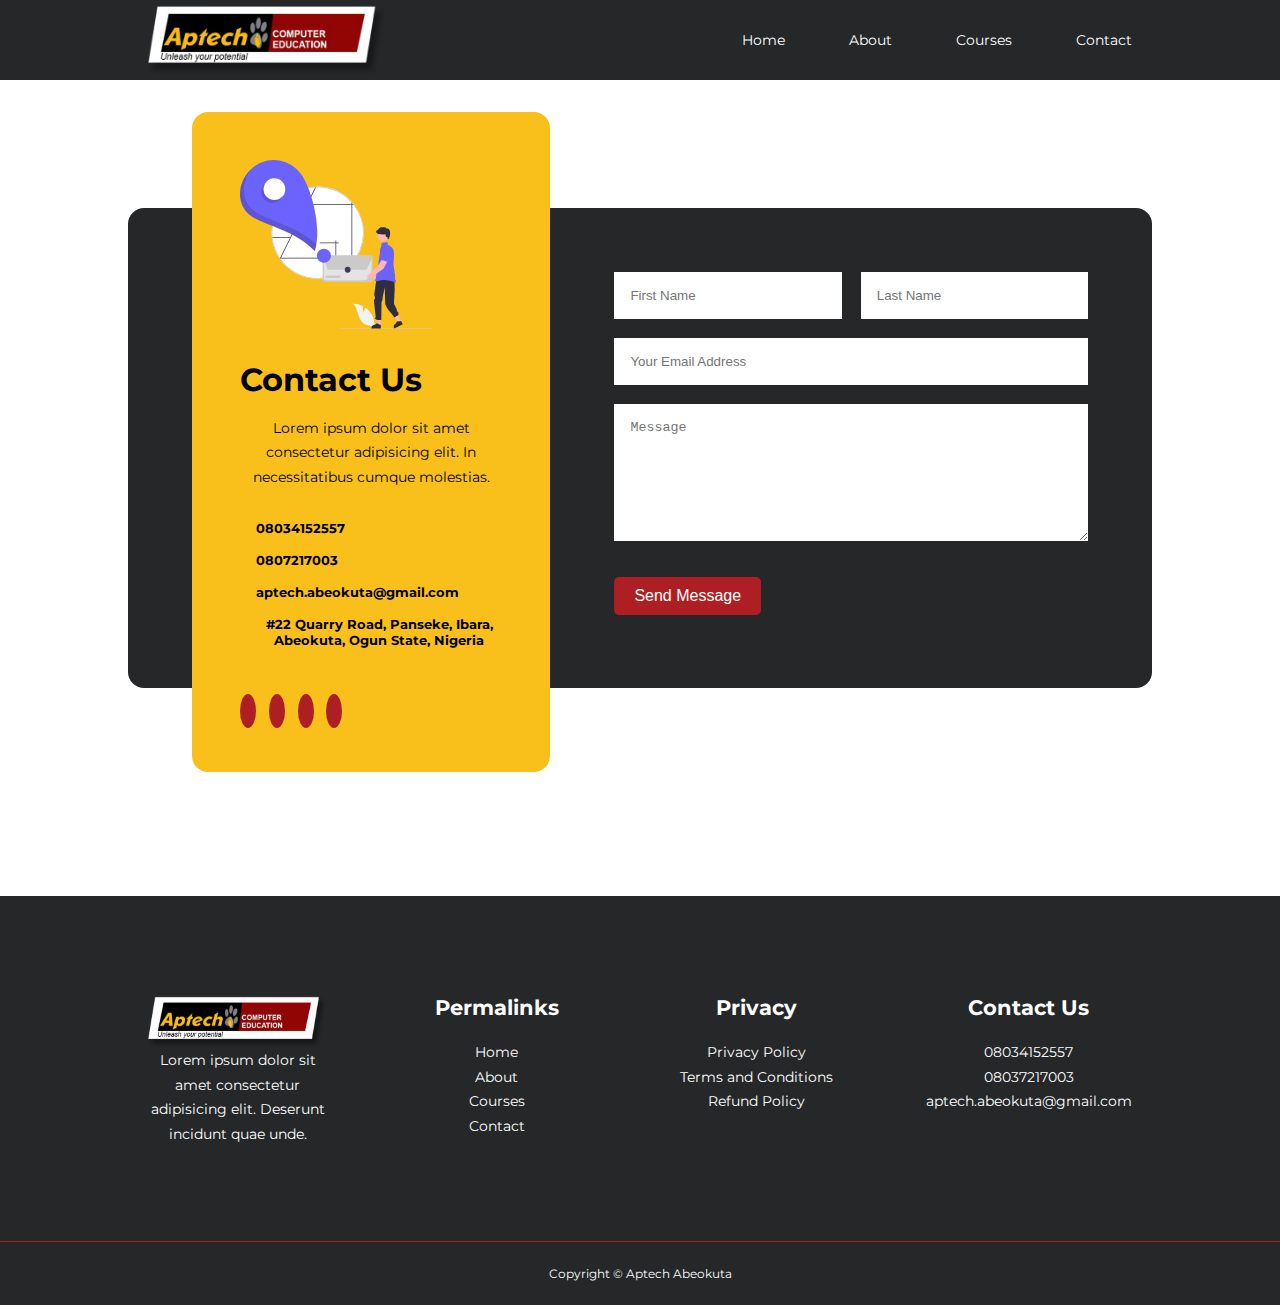
<file: contact.html>
<!DOCTYPE html>
<html lang="en">
<head>
    <meta charset="UTF-8">
    <meta http-equiv="X-UA-Compatible" content="IE=edge">
    <meta name="viewport" content="width=device-width, initial-scale=1.0">
    <title>Aptech Abeokuta</title>

    <!-- IconScout CDN -->
    <link rel="stylesheet" href="https://unicons.iconscout.com/release/v4.0.8/css/line.css">
    <link rel="icon" href="./img/aptech.png">

    <!-- Google Font Montserrat -->
    <link rel="preconnect" href="https://fonts.googleapis.com">
    <link rel="preconnect" href="https://fonts.gstatic.com" crossorigin>
    <link href="https://fonts.googleapis.com/css2?family=Montserrat:wght@300;400;500;600;700;800;900&display=swap" rel="stylesheet">

    <link rel="stylesheet" href="./css/style.css">
    <link rel="stylesheet" href="./css/contact.css">

</head>
<body>

<!-- Navbar -->
    <nav>
        <div class="container nav__container">
            <a href="index.html"><img src="./img/aptech.png" style="width: 40%;"></img></a>
            <ul class="nav__menu">
                <li><a href="index.html">Home</a></li>
                <li><a href="about.html">About</a></li>
                <li><a href="courses.html">Courses</a></li>
                <li><a href="contact.html">Contact</a></li>
            </ul>
            <button id="open-menu-btn"><i class="uil uil-bars"></i></button>  
            <button id="close-menu-btn"><i class="uil uil-multiply"></i></button> 
        </div>
    </nav>

    <section class="contact">
        <div class="container contact__container">
            <aside class="contact__aside">
                <div class="aside__image">
                    <img src="./img/contact.svg">
                </div>
                <h2>Contact Us</h2>
                <p>
                    Lorem ipsum dolor sit amet consectetur adipisicing elit. In necessitatibus cumque molestias.
                </p>
                <ul class="contact__details">
                    <li>
                        <i class="uil uil-phone-times"></i>
                        <h5>08034152557</h5>
                    </li>
                    <li>
                        <i class="uil uil-phone-times"></i>
                        <h5>0807217003</h5>
                    </li>
                    <li>
                        <i class="uil uil-envelope"></i>
                        <h5>aptech.abeokuta@gmail.com</h5>
                    </li>
                    <li>
                        <i class="uil uil-location-point"></i>
                        <h5>#22 Quarry Road, Panseke, Ibara, Abeokuta, Ogun State, Nigeria</h5>
                    </li>
                </ul>
                <ul class="contact__socials">
                    <li>
                        <a href="https://facebook.com">
                            <i class="uil uil-facebook-f"></i>
                        </a>
                    </li>
                    <li>
                        <a href="https://instagram.com">
                            <i class="uil uil-instagram"></i>
                        </a>
                    </li>
                    <li>
                        <a href="https://twitter.com">
                            <i class="uil uil-twitter"></i>
                        </a>
                    </li>
                    <li>
                        <a href="https://linkedin.com">
                            <i class="uil uil-linkedin-alt"></i>
                        </a>
                    </li>
                </ul>
            </aside>

            <form action="https://formspree.io/f/mrgvrlvw" method="post" class="contact__form">
                <div class="form__name">
                    <input type="text" name="First Name" placeholder="First Name" required>
                    <input type="text" name="Last Name" placeholder="Last Name" required>
                </div>
                <input type="email" name="Email Address" placeholder="Your Email Address" required>
                <textarea name="Message" rows="7" placeholder="Message" required></textarea>
                <button type="submit" class="btn btn-primary">Send Message</button>
            </form>
        </div>
    </section>

<!-- Footer -->

    <footer class="footer">
        <div class="container footer__container">
            <div class="footer__1">
                <a href="index.html" class="footer__logo">
                    <img src="./img/aptech.png" style="width: 100%;"></img>
                </a>
                <p>
                    Lorem ipsum dolor sit amet consectetur adipisicing elit. Deserunt incidunt quae unde.
                </p>
            </div>

            <div class="footer__2">
                <h4>Permalinks</h4>
                <ul class="permalinks">
                    <li><a href="index.html">Home</a></li>
                    <li><a href="about.html">About</a></li>
                    <li><a href="courses.html">Courses</a></li>
                    <li><a href="contact.html">Contact</a></li>
                </ul>
            </div>

            <div class="footer__3">
                <h4>Privacy</h4>
                <ul class="privacy">
                    <li><a href="#">Privacy Policy</a></li>
                    <li><a href="#">Terms and Conditions</a></li>
                    <li><a href="#">Refund Policy</a></li>
                </ul>
            </div>

            <div class="footer__4">
                <h4>Contact Us</h4>
                <div>
                    <p>08034152557</p>
                    <p>08037217003</p>
                    <p>aptech.abeokuta@gmail.com</p>
                </div>

                <ul class="footer__socials">
                    <li><a href="#"><i class="uil uil-facebook-f"></i></a></li>
                    <li><a href="#"><i class="uil uil-instagram-alt"></i></a></li>
                    <li><a href="#"><i class="uil uil-twitter"></i></a></li>
                    <li><a href="#"><i class="uil uil-linkedin-alt"></i></a></li>
                </ul>
            </div>

        </div>
        <div class="footer__copyright">
            <small>Copyright &copy; Aptech Abeokuta</small>
        </div>
    </footer>





    
    
    <script src="./main.js"></script>
</body>
</html>
</file>
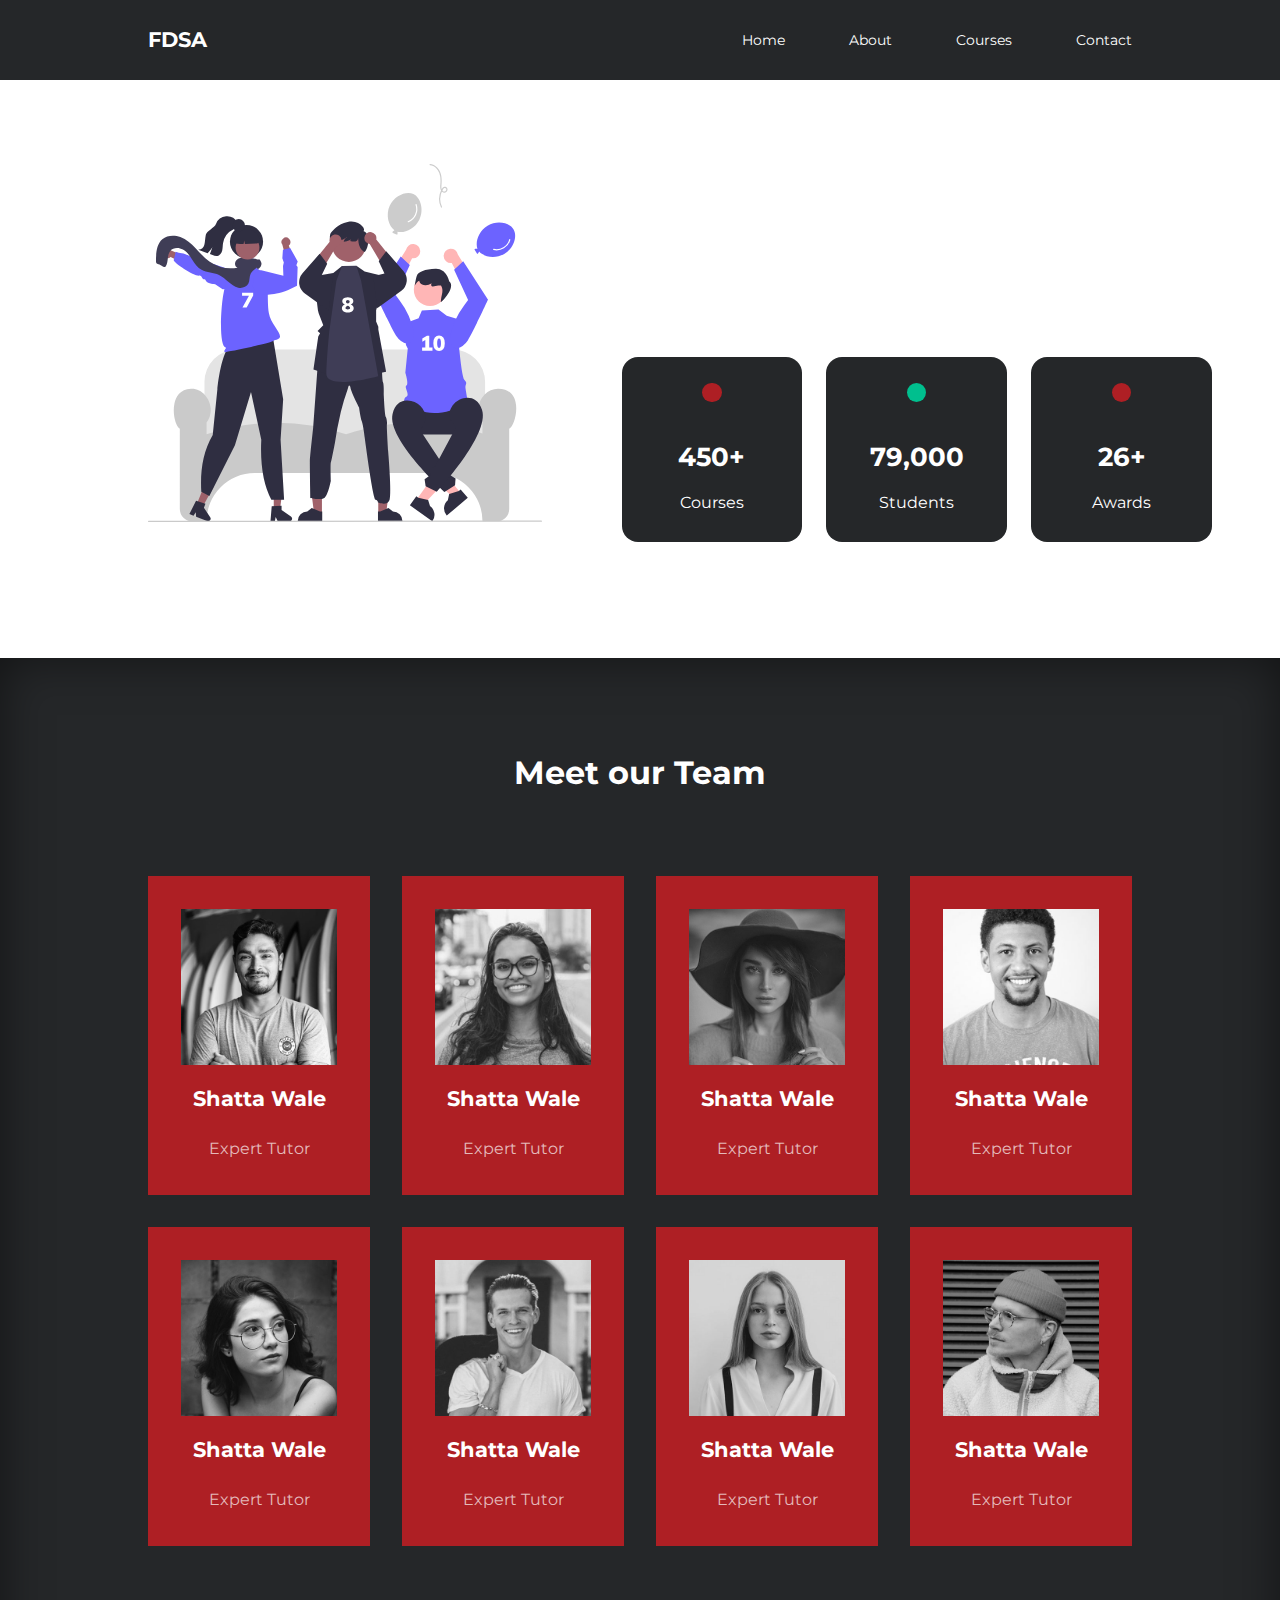
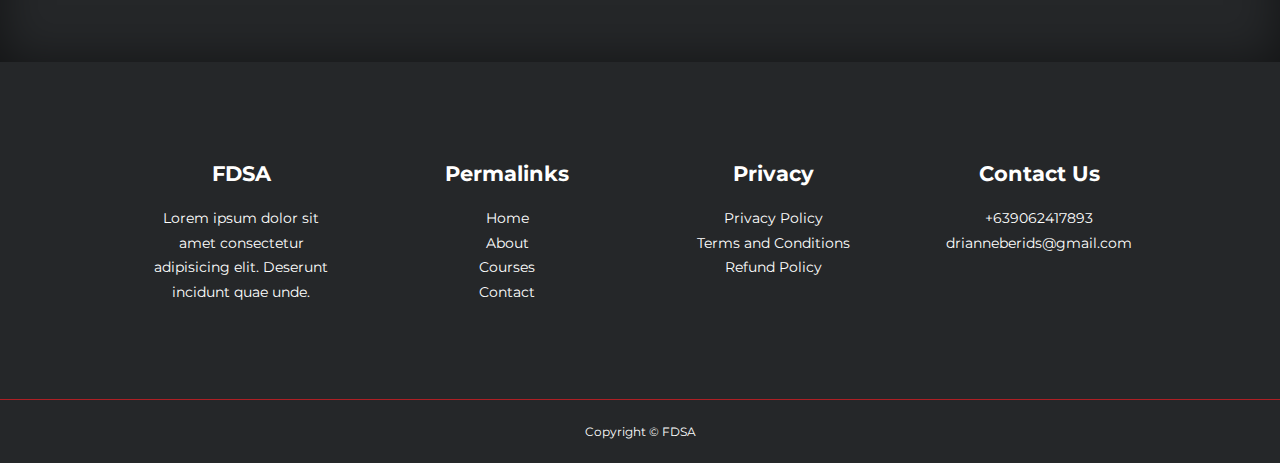
<file: Aptechabeokuta/about.html>
<!DOCTYPE html>
<html lang="en">
<head>
    <meta charset="UTF-8">
    <meta http-equiv="X-UA-Compatible" content="IE=edge">
    <meta name="viewport" content="width=device-width, initial-scale=1.0">
    <title>Flight Dynamics School of Aeronautics</title>

    <!-- IconScout CDN -->
    <link rel="stylesheet" href="https://unicons.iconscout.com/release/v4.0.8/css/line.css">

    <!-- Google Font Montserrat -->
    <link rel="preconnect" href="https://fonts.googleapis.com">
    <link rel="preconnect" href="https://fonts.gstatic.com" crossorigin>
    <link href="https://fonts.googleapis.com/css2?family=Montserrat:wght@300;400;500;600;700;800;900&display=swap" rel="stylesheet">

    <link rel="stylesheet" href="./css/style.css">
    <link rel="stylesheet" href="./css/about.css">
</head>
<body>

<!-- Navbar -->
    <nav>
        <div class="container nav__container">
            <a href="index.html"><h4>FDSA</h4></a>
            <ul class="nav__menu">
                <li><a href="index.html">Home</a></li>
                <li><a href="about.html">About</a></li>
                <li><a href="courses.html">Courses</a></li>
                <li><a href="contact.html">Contact</a></li>
            </ul>
            <button id="open-menu-btn"><i class="uil uil-bars"></i></button>  
            <button id="close-menu-btn"><i class="uil uil-multiply"></i></button> 
        </div>
    </nav>

<!-- About -->

    <section class="about__achievements">
        <div class="container about__achievements-container">
            <div class="about__achievements-left">
                <img src="./img/about achievements.svg">
            </div>
            <div class="about__achievements-right">
                <h1>Achievements</h1>
                <p>
                    Lorem ipsum dolor sit amet consectetur adipisicing elit. Odio voluptates vero impedit dolores fuga, ex, quas aut quod quasi, perspiciatis cumque? Corporis excepturi quas totam unde officia aut et eligendi?
                </p>
                <div class="achievements__cards">
                   <article class="achievement__card">
                        <span class="achievement__icon">
                            <i class="uil uil-video"></i>
                        </span>
                        <h3>450+</h3>
                        <p>Courses</p>
                   </article> 

                   <article class="achievement__card">
                    <span class="achievement__icon">
                        <i class="uil uil-users-alt"></i>
                    </span>
                    <h3>79,000</h3>
                    <p>Students</p>
               </article> 

               <article class="achievement__card">
                <span class="achievement__icon">
                    <i class="uil uil-award"></i>
                </span>
                <h3>26+</h3>
                <p>Awards</p>
           </article> 
                </div>
            </div>
        </div>
    </section>

<!-- Meet our Team -->

    <section class="team">
        <h2>Meet our Team</h2>
        <div class="container team__container">
            <article class="team__member">
                <div class="team__member-image">
                    <img src="./img/tm1.jpg">
                </div>
                <div class="team__member-info">
                    <h4>Shatta Wale</h4>
                    <p>Expert Tutor</p>
                </div>
                <div class="team__member-socials">
                    <a href="https://instagram.com" target="blank">
                        <i class="uil uil-instagram"></i>
                    </a>
                    <a href="https://twitter.com" target="blank">
                        <i class="uil uil-twitter-alt"></i>
                    </a>
                    <a href="https://linkedin.com" target="blank">
                        <i class="uil uil-linkedin-alt"></i>
                    </a>
                </div>
            </article>

            <article class="team__member">
                <div class="team__member-image">
                    <img src="./img/tm2.jpg">
                </div>
                <div class="team__member-info">
                    <h4>Shatta Wale</h4>
                    <p>Expert Tutor</p>
                </div>
                <div class="team__member-socials">
                    <a href="https://instagram.com" target="blank">
                        <i class="uil uil-instagram"></i>
                    </a>
                    <a href="https://twitter.com" target="blank">
                        <i class="uil uil-twitter-alt"></i>
                    </a>
                    <a href="https://linkedin.com" target="blank">
                        <i class="uil uil-linkedin-alt"></i>
                    </a>
                </div>
            </article>

            <article class="team__member">
                <div class="team__member-image">
                    <img src="./img/tm3.jpg">
                </div>
                <div class="team__member-info">
                    <h4>Shatta Wale</h4>
                    <p>Expert Tutor</p>
                </div>
                <div class="team__member-socials">
                    <a href="https://instagram.com" target="blank">
                        <i class="uil uil-instagram"></i>
                    </a>
                    <a href="https://twitter.com" target="blank">
                        <i class="uil uil-twitter-alt"></i>
                    </a>
                    <a href="https://linkedin.com" target="blank">
                        <i class="uil uil-linkedin-alt"></i>
                    </a>
                </div>
            </article>
            
            <article class="team__member">
                <div class="team__member-image">
                    <img src="./img/tm4.jpg">
                </div>
                <div class="team__member-info">
                    <h4>Shatta Wale</h4>
                    <p>Expert Tutor</p>
                </div>
                <div class="team__member-socials">
                    <a href="https://instagram.com" target="blank">
                        <i class="uil uil-instagram"></i>
                    </a>
                    <a href="https://twitter.com" target="blank">
                        <i class="uil uil-twitter-alt"></i>
                    </a>
                    <a href="https://linkedin.com" target="blank">
                        <i class="uil uil-linkedin-alt"></i>
                    </a>
                </div>
            </article>

            <article class="team__member">
                <div class="team__member-image">
                    <img src="./img/tm5.jpg">
                </div>
                <div class="team__member-info">
                    <h4>Shatta Wale</h4>
                    <p>Expert Tutor</p>
                </div>
                <div class="team__member-socials">
                    <a href="https://instagram.com" target="blank">
                        <i class="uil uil-instagram"></i>
                    </a>
                    <a href="https://twitter.com" target="blank">
                        <i class="uil uil-twitter-alt"></i>
                    </a>
                    <a href="https://linkedin.com" target="blank">
                        <i class="uil uil-linkedin-alt"></i>
                    </a>
                </div>
            </article>

            <article class="team__member">
                <div class="team__member-image">
                    <img src="./img/tm6.jpg">
                </div>
                <div class="team__member-info">
                    <h4>Shatta Wale</h4>
                    <p>Expert Tutor</p>
                </div>
                <div class="team__member-socials">
                    <a href="https://instagram.com" target="blank">
                        <i class="uil uil-instagram"></i>
                    </a>
                    <a href="https://twitter.com" target="blank">
                        <i class="uil uil-twitter-alt"></i>
                    </a>
                    <a href="https://linkedin.com" target="blank">
                        <i class="uil uil-linkedin-alt"></i>
                    </a>
                </div>
            </article>

            <article class="team__member">
                <div class="team__member-image">
                    <img src="./img/tm7.jpg">
                </div>
                <div class="team__member-info">
                    <h4>Shatta Wale</h4>
                    <p>Expert Tutor</p>
                </div>
                <div class="team__member-socials">
                    <a href="https://instagram.com" target="blank">
                        <i class="uil uil-instagram"></i>
                    </a>
                    <a href="https://twitter.com" target="blank">
                        <i class="uil uil-twitter-alt"></i>
                    </a>
                    <a href="https://linkedin.com" target="blank">
                        <i class="uil uil-linkedin-alt"></i>
                    </a>
                </div>
            </article>

            <article class="team__member">
                <div class="team__member-image">
                    <img src="./img/tm8.jpg">
                </div>
                <div class="team__member-info">
                    <h4>Shatta Wale</h4>
                    <p>Expert Tutor</p>
                </div>
                <div class="team__member-socials">
                    <a href="https://instagram.com" target="blank">
                        <i class="uil uil-instagram"></i>
                    </a>
                    <a href="https://twitter.com" target="blank">
                        <i class="uil uil-twitter-alt"></i>
                    </a>
                    <a href="https://linkedin.com" target="blank">
                        <i class="uil uil-linkedin-alt"></i>
                    </a>
                </div>
            </article>
        </div>
    </section>
    



<!-- Footer -->

    <footer class="footer">
        <div class="container footer__container">
            <div class="footer__1">
                <a href="index.html" class="footer__logo">
                    <h4>FDSA</h4>
                </a>
                <p>
                    Lorem ipsum dolor sit amet consectetur adipisicing elit. Deserunt incidunt quae unde.
                </p>
            </div>

            <div class="footer__2">
                <h4>Permalinks</h4>
                <ul class="permalinks">
                    <li><a href="index.html">Home</a></li>
                    <li><a href="about.html">About</a></li>
                    <li><a href="courses.html">Courses</a></li>
                    <li><a href="contact.html">Contact</a></li>
                </ul>
            </div>

            <div class="footer__3">
                <h4>Privacy</h4>
                <ul class="privacy">
                    <li><a href="#">Privacy Policy</a></li>
                    <li><a href="#">Terms and Conditions</a></li>
                    <li><a href="#">Refund Policy</a></li>
                </ul>
            </div>

            <div class="footer__4">
                <h4>Contact Us</h4>
                <div>
                    <p>+639062417893</p>
                    <p>drianneberids@gmail.com</p>
                </div>

                <ul class="footer__socials">
                    <li><a href="#"><i class="uil uil-facebook-f"></i></a></li>
                    <li><a href="#"><i class="uil uil-instagram-alt"></i></a></li>
                    <li><a href="#"><i class="uil uil-twitter"></i></a></li>
                    <li><a href="#"><i class="uil uil-linkedin-alt"></i></a></li>
                </ul>
            </div>

        </div>
        <div class="footer__copyright">
            <small>Copyright &copy; FDSA</small>
        </div>
    </footer>





    
    
    <script src="./main.js"></script>
</body>
</html>
</file>
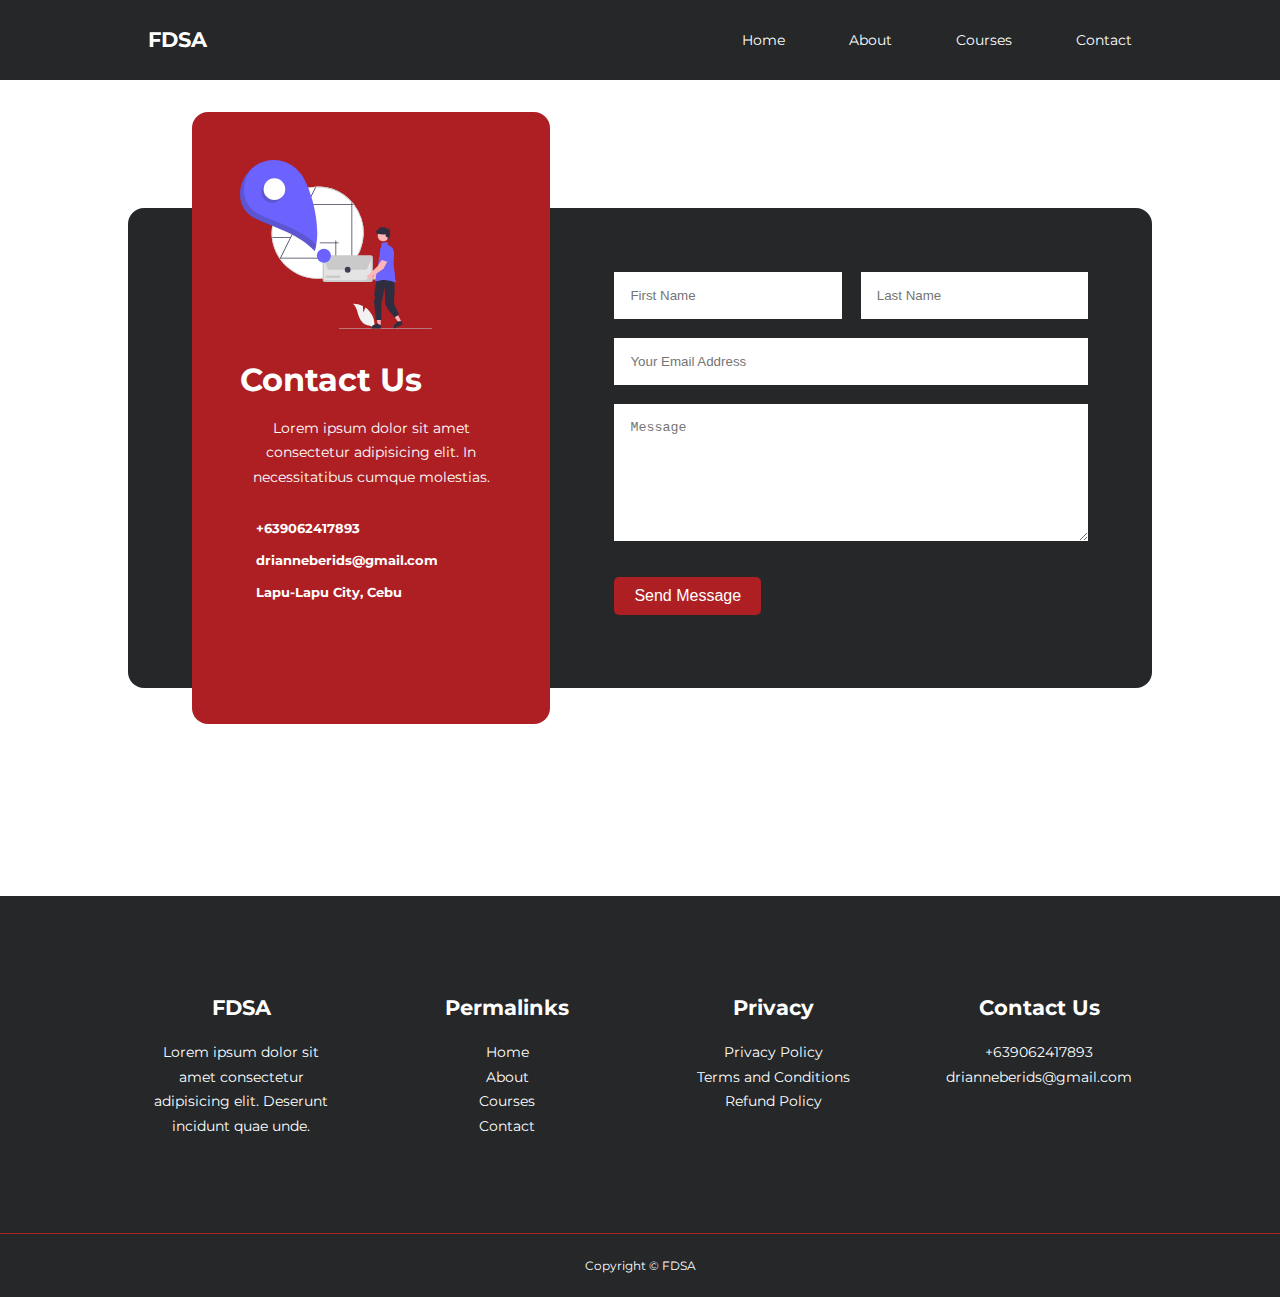
<file: Aptechabeokuta/contact.html>
<!DOCTYPE html>
<html lang="en">
<head>
    <meta charset="UTF-8">
    <meta http-equiv="X-UA-Compatible" content="IE=edge">
    <meta name="viewport" content="width=device-width, initial-scale=1.0">
    <title>Flight Dynamics School of Aeronautics</title>

    <!-- IconScout CDN -->
    <link rel="stylesheet" href="https://unicons.iconscout.com/release/v4.0.8/css/line.css">

    <!-- Google Font Montserrat -->
    <link rel="preconnect" href="https://fonts.googleapis.com">
    <link rel="preconnect" href="https://fonts.gstatic.com" crossorigin>
    <link href="https://fonts.googleapis.com/css2?family=Montserrat:wght@300;400;500;600;700;800;900&display=swap" rel="stylesheet">

    <link rel="stylesheet" href="./css/style.css">
    <link rel="stylesheet" href="./css/contact.css">

</head>
<body>

<!-- Navbar -->
    <nav>
        <div class="container nav__container">
            <a href="index.html"><h4>FDSA</h4></a>
            <ul class="nav__menu">
                <li><a href="index.html">Home</a></li>
                <li><a href="about.html">About</a></li>
                <li><a href="courses.html">Courses</a></li>
                <li><a href="contact.html">Contact</a></li>
            </ul>
            <button id="open-menu-btn"><i class="uil uil-bars"></i></button>  
            <button id="close-menu-btn"><i class="uil uil-multiply"></i></button> 
        </div>
    </nav>

    <section class="contact">
        <div class="container contact__container">
            <aside class="contact__aside">
                <div class="aside__image">
                    <img src="./img/contact.svg">
                </div>
                <h2>Contact Us</h2>
                <p>
                    Lorem ipsum dolor sit amet consectetur adipisicing elit. In necessitatibus cumque molestias.
                </p>
                <ul class="contact__details">
                    <li>
                        <i class="uil uil-phone-times"></i>
                        <h5>+639062417893</h5>
                    </li>
                    <li>
                        <i class="uil uil-envelope"></i>
                        <h5>drianneberids@gmail.com</h5>
                    </li>
                    <li>
                        <i class="uil uil-location-point"></i>
                        <h5>Lapu-Lapu City, Cebu</h5>
                    </li>
                </ul>
                <ul class="contact__socials">
                    <li>
                        <a href="https://facebook.com">
                            <i class="uil uil-facebook-f"></i>
                        </a>
                    </li>
                    <li>
                        <a href="https://instagram.com">
                            <i class="uil uil-instagram"></i>
                        </a>
                    </li>
                    <li>
                        <a href="https://twitter.com">
                            <i class="uil uil-twitter"></i>
                        </a>
                    </li>
                    <li>
                        <a href="https://linkedin.com">
                            <i class="uil uil-linkedin-alt"></i>
                        </a>
                    </li>
                </ul>
            </aside>

            <form action="https://formspree.io/f/mrgvrlvw" method="post" class="contact__form">
                <div class="form__name">
                    <input type="text" name="First Name" placeholder="First Name" required>
                    <input type="text" name="Last Name" placeholder="Last Name" required>
                </div>
                <input type="email" name="Email Address" placeholder="Your Email Address" required>
                <textarea name="Message" rows="7" placeholder="Message" required></textarea>
                <button type="submit" class="btn btn-primary">Send Message</button>
            </form>
        </div>
    </section>

<!-- Footer -->

    <footer class="footer">
        <div class="container footer__container">
            <div class="footer__1">
                <a href="index.html" class="footer__logo">
                    <h4>FDSA</h4>
                </a>
                <p>
                    Lorem ipsum dolor sit amet consectetur adipisicing elit. Deserunt incidunt quae unde.
                </p>
            </div>

            <div class="footer__2">
                <h4>Permalinks</h4>
                <ul class="permalinks">
                    <li><a href="index.html">Home</a></li>
                    <li><a href="about.html">About</a></li>
                    <li><a href="courses.html">Courses</a></li>
                    <li><a href="contact.html">Contact</a></li>
                </ul>
            </div>

            <div class="footer__3">
                <h4>Privacy</h4>
                <ul class="privacy">
                    <li><a href="#">Privacy Policy</a></li>
                    <li><a href="#">Terms and Conditions</a></li>
                    <li><a href="#">Refund Policy</a></li>
                </ul>
            </div>

            <div class="footer__4">
                <h4>Contact Us</h4>
                <div>
                    <p>+639062417893</p>
                    <p>drianneberids@gmail.com</p>
                </div>

                <ul class="footer__socials">
                    <li><a href="#"><i class="uil uil-facebook-f"></i></a></li>
                    <li><a href="#"><i class="uil uil-instagram-alt"></i></a></li>
                    <li><a href="#"><i class="uil uil-twitter"></i></a></li>
                    <li><a href="#"><i class="uil uil-linkedin-alt"></i></a></li>
                </ul>
            </div>

        </div>
        <div class="footer__copyright">
            <small>Copyright &copy; FDSA</small>
        </div>
    </footer>





    
    
    <script src="./main.js"></script>
</body>
</html>
</file>
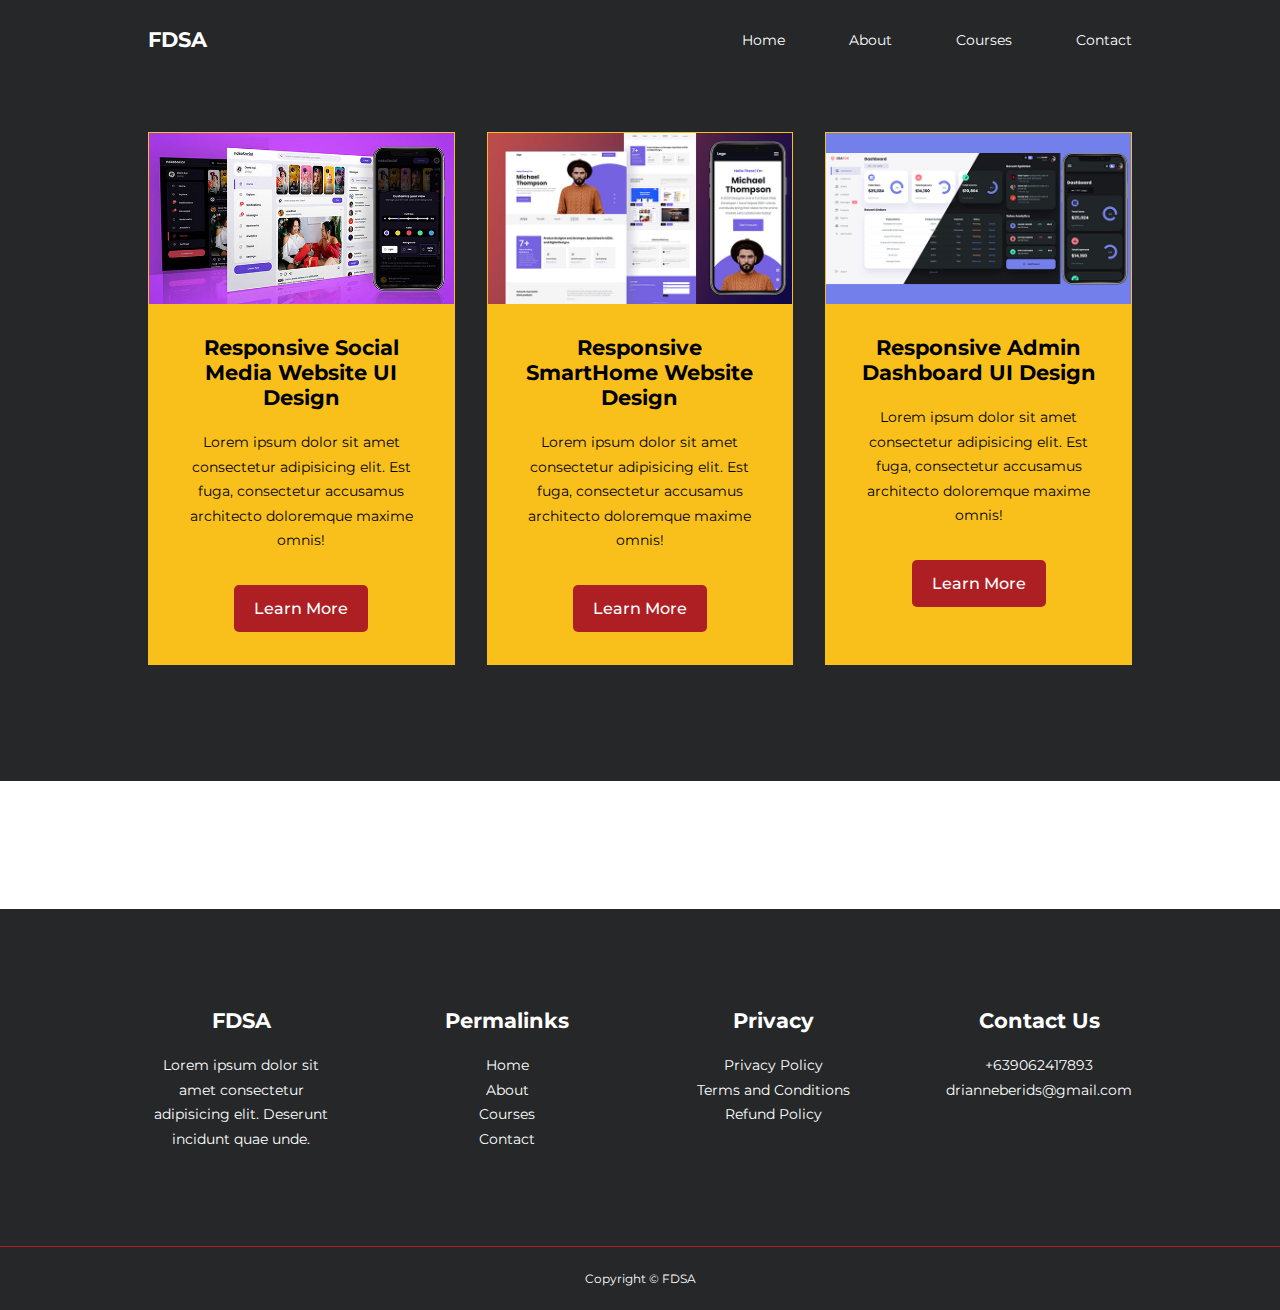
<file: Aptechabeokuta/courses.html>
<!DOCTYPE html>
<html lang="en">
<head>
    <meta charset="UTF-8">
    <meta http-equiv="X-UA-Compatible" content="IE=edge">
    <meta name="viewport" content="width=device-width, initial-scale=1.0">
    <title>Flight Dynamics School of Aeronautics</title>

    <!-- IconScout CDN -->
    <link rel="stylesheet" href="https://unicons.iconscout.com/release/v4.0.8/css/line.css">

    <!-- Google Font Montserrat -->
    <link rel="preconnect" href="https://fonts.googleapis.com">
    <link rel="preconnect" href="https://fonts.gstatic.com" crossorigin>
    <link href="https://fonts.googleapis.com/css2?family=Montserrat:wght@300;400;500;600;700;800;900&display=swap" rel="stylesheet">

    <link rel="stylesheet" href="./css/style.css">
    <style>
        .courses {
            margin-top: 1rem;
        }
    </style>
</head>
<body>

<!-- Navbar -->
    <nav>
        <div class="container nav__container">
            <a href="index.html"><h4>FDSA</h4></a>
            <ul class="nav__menu">
                <li><a href="index.html">Home</a></li>
                <li><a href="about.html">About</a></li>
                <li><a href="courses.html">Courses</a></li>
                <li><a href="contact.html">Contact</a></li>
            </ul>
            <button id="open-menu-btn"><i class="uil uil-bars"></i></button>  
            <button id="close-menu-btn"><i class="uil uil-multiply"></i></button> 
        </div>
    </nav>

<!-- Courses -->
<section class="courses">
    <div class="container courses__container">
        <article class="course">
            <div class="course__image">
                <img src="./img/course1.jpg" alt="Course 1">
            </div>
           <div class="course__info">
            <h4>Responsive Social Media Website UI Design</h4>
            <p>
                Lorem ipsum dolor sit amet consectetur adipisicing elit. Est fuga, consectetur accusamus architecto doloremque maxime omnis!
            </p>
            <a href="course.html" class="btn btn-primary">Learn More</a>
           </div>
        </article>

        <article class="course">
            <div class="course__image">
                <img src="./img/course2.jpg" alt="Course 1">
            </div>
            <div class="course__info">
                <h4>Responsive SmartHome Website Design</h4>
            <p>
                Lorem ipsum dolor sit amet consectetur adipisicing elit. Est fuga, consectetur accusamus architecto doloremque maxime omnis!
            </p>
            <a href="course.html" class="btn btn-primary">Learn More</a>
            </div>
        </article>

        <article class="course">
            <div class="course__image">
                <img src="./img/course3.jpg" alt="Course 1">
            </div>
            <div class="course__info">
                <h4>Responsive Admin Dashboard UI Design</h4>
            <p>
                Lorem ipsum dolor sit amet consectetur adipisicing elit. Est fuga, consectetur accusamus architecto doloremque maxime omnis!
            </p>
            <a href="course.html" class="btn btn-primary">Learn More</a>
            </div>
        </article>
    </div>
</section>

<!-- Footer -->

    <footer class="footer">
        <div class="container footer__container">
            <div class="footer__1">
                <a href="index.html" class="footer__logo">
                    <h4>FDSA</h4>
                </a>
                <p>
                    Lorem ipsum dolor sit amet consectetur adipisicing elit. Deserunt incidunt quae unde.
                </p>
            </div>

            <div class="footer__2">
                <h4>Permalinks</h4>
                <ul class="permalinks">
                    <li><a href="index.html">Home</a></li>
                    <li><a href="about.html">About</a></li>
                    <li><a href="courses.html">Courses</a></li>
                    <li><a href="contact.html">Contact</a></li>
                </ul>
            </div>

            <div class="footer__3">
                <h4>Privacy</h4>
                <ul class="privacy">
                    <li><a href="#">Privacy Policy</a></li>
                    <li><a href="#">Terms and Conditions</a></li>
                    <li><a href="#">Refund Policy</a></li>
                </ul>
            </div>

            <div class="footer__4">
                <h4>Contact Us</h4>
                <div>
                    <p>+639062417893</p>
                    <p>drianneberids@gmail.com</p>
                </div>

                <ul class="footer__socials">
                    <li><a href="#"><i class="uil uil-facebook-f"></i></a></li>
                    <li><a href="#"><i class="uil uil-instagram-alt"></i></a></li>
                    <li><a href="#"><i class="uil uil-twitter"></i></a></li>
                    <li><a href="#"><i class="uil uil-linkedin-alt"></i></a></li>
                </ul>
            </div>

        </div>
        <div class="footer__copyright">
            <small>Copyright &copy; FDSA</small>
        </div>
    </footer>





    
    
    <script src="./main.js"></script>
</body>
</html>
</file>
<file: css/style.css>
* {
  margin: 0;
  padding: 0;
  border: 0;
  outline: 0;
  text-decoration: none;
  list-style: none;
  box-sizing: border-box;
}

:root {
  --color-primary: #ae1f24;
  --color-success: #00bf8e;
  --color-warning: #f9c01b;
  --color-danger: #ae1f24;
  --color-danger-variant: rgba(247, 88, 66, 0.4);
  --color-white: #fff;
  --color-light: rgba(255, 255, 255, 0.7);
  --color-black: #000;
  --color-bg: #fff;
  --color-bg1: #252729;
  --color-bg2: #ae1f24;

  --container-width-lg: 80%;
  --container-width-md: 90%;
  --container-width-sm: 94%;

  --transition: all 400ms ease;
}

body {
  font-family: "Montserrat", sans-serif;
  line-height: 1.7;
  color: var(--color-white);
  background: var(--color-bg);
}

.container {
  width: var(--container-width-lg);
  margin: 0 auto;
}

section {
  padding: 6rem 0;
}

section h2 {
  text-align: center;
  margin-bottom: 4rem;
}

h1,
h2,
h3,
h4,
h5 {
  line-height: 1.2;
}

h1 {
  font-size: 2.4rem;
}

h2 {
  font-size: 2rem;
}

h3 {
  font-size: 1.6rem;
}

h4 {
  font-size: 1.3rem;
}

a {
  color: var(--color-white);
}

img {
  width: 100%;
  display: block;
  object-fit: cover;
}

.btn {
  display: inline-block;
  background: var(--color-white);
  color: var(--color-black);
  padding: 1rem 2rem;
  border: 1px solid transparent;
  font-weight: 500;
  transition: var(--transition);
}

.btn:hover {
  background: transparent;
  color: var(--color-white);
  border-color: var(--color-white);
}

.btn-primary {
  background: var(--color-danger);
  color: var(--color-white);
}

/* Navbar */

nav {
  background: #252729;
  width: 100vw;
  height: 5rem;
  position: fixed;
  top: 0;
  z-index: 11;
  
}


/* Change Navbar styles on scroll using JS */
.window-scroll {
  background: #000;
  background: var(--color-bg2);
  box-shadow: 0 1rem 2rem rgba(0, 0, 0, 0.2);
  /* color:#000; */
}

.nav__container {
  height: 100%;
  display: flex;
  justify-content: space-between;
  align-items: center;
}

nav button {
  display: none;
}

.nav__menu {
  display: flex;
  align-items: center;
  gap: 4rem;
}

.nav__menu a {
  font-size: 0.9rem;
  transition: var(--transition);
  color: #fff;
}

.nav__menu a:hover {
  color: var(--color-bg2);
}

/* Header */

/* header {
    position: relative;
    top: 5rem;
    overflow: hidden;
    height: 100vh;
    margin-bottom: 15rem;
    background-image: 
      linear-gradient(rgba(0, 0, 0, 0.5), rgba(0, 0, 0, 0.5)),
      url(../video/1107902_1080p_4k_1920x1080.mp4);
    background-position: center;
    background-repeat: no-repeat;
    background-size: cover;
  } */
  header {
    position: relative;
    top: 5rem;
    overflow: hidden;
    height: 100vh;
    margin-bottom: 15rem;
    display: flex;
    align-items: center;
  }

  header::before {
    content: '';
    position: absolute;
    top: 0;
    left: 0;
    width: 100%;
    height: 100%;
    background: rgba(0, 0, 0, 0.5); /* Dark overlay */
    z-index: 1;
  }

  header video {
    position: absolute;
    top: 50%;
    left: 50%;
    width: 100%;
    height: 100%;
    object-fit: cover;
    transform: translate(-50%, -50%);
    z-index: 0;
  }

  .container {
    position: relative;
    z-index: 2;
    color: white;
    text-align: center;
    padding: 20px;
  }

  .header__container {
    display: flex;
    justify-content: space-between;
    align-items: center;
  }

  .header__left {
    flex: 1;
  }

  .header__right {
    flex: 1;
  }

  .header__right-image img {
    width: 100%;
    height: auto;
  }

  .btn-primary {
    background: var(--color-bg2);
    border: none;
    color: white;
    padding: 10px 20px;
    text-decoration: none;
    border-radius: 5px;
    cursor: pointer;
    display: inline-block;
    font-size: 16px;
  }

  .btn-primary:hover {
    background: var(--color-bg2);
  }
  

.header__container {
  display: grid;
  grid-template-columns: 1fr 1fr;
  align-items: center;
  gap: 5rem;
  height: 100%;
}

.header__left p {
  margin: 1rem 0 2.4rem;
}

/* Categories */

.categories {
  background: var(--color-bg1);
  color: #000;
  height: 45rem;
}

.categories h1 {
  line-height: 1;
  margin-bottom: 3rem;
}

.categories__container {
  display: grid;
  grid-template-columns: 30% 70%;
}
.categories__left {
  margin-right: 4rem;
}

.categories__left p {
  margin: 1rem 0 3rem;
}

.categories__right {
  display: grid;
  grid-template-columns: repeat(3, 1fr);
  gap: 1.2rem;
}

.category {
  background: var(--color-warning);
  padding: 2rem;
  border-radius: 2rem;
  transition: var(--transition);
  color: #000;
}

.category:hover {
  box-shadow: 0 3rem 3rem rgba(0, 0, 0, 0.3);
  z-index: 1;
}

.category:nth-child(2) .category__icon {
  background: var(--color-danger);
}

.category:nth-child(3) .category__icon {
  background: var(--color-success);
}

.category:nth-child(4) .category__icon {
  background: var(--color-warning);
}

.category:nth-child(5) .category__icon {
  background: var(--color-success);
}

.category__icon {
  background: var(--color-primary);
  padding: 0.7rem;
  border-radius: 0.9rem;
}

.category h5 {
  margin: 2rem 0 1rem;
}

.category p {
  font-size: 0.85rem;
}

/* Popular Courses */
.courses {
  margin-top: 10rem;
}

.courses__container {
  display: grid;
  grid-template-columns: repeat(3, 1fr);
  gap: 2rem;
}
.courses{
    background-color: var(--color-bg1);
    margin-bottom:10%;
}
.course {
  background:var(--color-warning);
  text-align: center;
  border: 1px solid transparent;
  transition: var(--transition);
  color: #000;
}

.course:hover {
  /* background: #f9c01b; */
  border-color: var(--color-primary);
}

.course__info {
  padding: 2rem;
}

.course__info p {
  margin: 1.2rem 0 2rem;
  font-size: 0.9rem;
}

/* Frequently Asked Questions */

.faqs {
  background: var(--color-bg1);
  box-shadow: inset 0 0 3rem rgba(0, 0, 0, 0.5);
}

.faqs__container {
  display: grid;
  grid-template-columns: 1fr 1fr;
  gap: 1rem;
}

.faq {
  padding: 2rem;
  display: flex;
  align-items: center;
  gap: 1.4rem;
  height: fit-content;
  background: var(--color-warning);
  color: #000;
  cursor: pointer;
  transition: var(--transition);
}

.faq h4 {
  font-size: 1rem;
  line-height: 2.2;
}

.faq__icon {
  align-self: flex-start;
  font-size: 1.2rem;
}

.faq p {
  margin-top: 0.8rem;
  display: none;
}

.faq.open p {
  display: block;
}

/* Testimonials */

.testimonials__container {
  overflow-x: hidden;
  margin-top: 10%;
  position: relative;
  margin-bottom: 5rem;
  background: var(--color-bg1);
  padding: 2%;
}

/* .testimonial {
  padding-top: 0.2rem;
} */

.avatar {
  width: 6rem;
  height: 6rem;
  border-radius: 50%;
  overflow: hidden;
  margin: 0 auto 1rem;
  border: 1rem solid var(--color-bg1);
}

.testimonial__info {
  text-align: center;
}

.testimonial__body {
  background: var(--color-primary);
  padding: 2rem;
  margin-top: 3rem;
  position: relative;
}

.testimonial__body::before {
  content: "";
  display: block;
  background: linear-gradient(
    135deg,
    transparent,
    var(--color-primary),
    var(--color-primary),
    var(--color-primary)
  );
  width: 3rem;
  height: 3rem;
  position: absolute;
  left: 50%;
  top: -1.5rem;
  transform: rotate(45deg);
}

/* Footer */

footer {
  background: var(--color-bg1);
  padding-top: 5rem;
  font-size: 0.9rem;
}

.footer__container {
  display: grid;
  grid-template-columns: repeat(4, 1fr);
  gap: 5rem;
}

.footer__container > div h4 {
  margin-bottom: 1.2rem;
}

.footer__1 p {
  margin-bottom: 0.7rem;
}

footer ul li a:hover {
  text-decoration: underline;
}

.footer__socials {
  display: flex;
  gap: 1rem;
  font-size: 1.2rem;
  margin-top: 2rem;
}

.footer__copyright {
  text-align: center;
  margin-top: 4rem;
  padding: 1.2rem 0;
  border-top: 1px solid var(--color-bg2);
}

/* Media Queries (Tablets) */

@media screen and (max-width: 1024px) {
  .container {
    width: var(--container-width-md);
  }

  h1 {
    font-size: 2rem;
  }

  h2 {
    font-size: 1.7rem;
  }

  h3 {
    font-size: 1.4rem;
  }

  h4 {
    font-size: 1.2rem;
  }

  /* Navbar */

  nav button {
    display: inline-block;
    background: transparent;
    font-size: 1.8rem;
    color: var(--color-white);
    cursor: pointer;
  }

  nav button#close-menu-btn {
    display: none;
  }

  .nav__menu {
    position: fixed;
    top: 5rem;
    right: 5%;
    height: fit-content;
    width: 18rem;
    flex-direction: column;
    gap: 0;
    display: none;
  }

  .nav__menu li {
    width: 100%;
    height: 5.8rem;
    animation: animateNavItems 400ms linear forwards;
    transform-origin: top right;
    opacity: 0;
  }

  .nav__menu li:nth-child(2) {
    animation-delay: 200ms;
  }

  .nav__menu li:nth-child(3) {
    animation-delay: 400ms;
  }

  .nav__menu li:nth-child(4) {
    animation-delay: 600ms;
  }

  @keyframes animateNavItems {
    0% {
      transform: rotateZ(-90deg) rotateX(90deg) scale(0.1);
    }
    100% {
      transform: rotateZ(0) rotateX(0) scale(1);
      opacity: 1;
    }
  }

  .nav__menu li a {
    background: var(--color-primary);
    box-shadow: -4rem 6rem 10rem rgba(0, 0, 0, 0.6);
    width: 100%;
    height: 100%;
    display: grid;
    place-items: center;
  }

  .nav__menu li a:hover {
    background: var(--color-bg2);
    color: var(--color-white);
  }

  /* Header */
  header {
    height: 52vh;
    margin-bottom: 4rem;
  }

  .header__container {
    gap: 0;
    padding-bottom: 3rem;
  }

  /* Categories */
  .categories {
    height: auto;
  }

  .categories__container {
    grid-template-columns: 1fr;
    gap: 3rem;
  }

  .categories__left {
    margin-right: 0;
  }

  /* Courses */
  .courses {
    margin-top: 0;
  }

  .courses__container {
    grid-template-columns: 1fr 1fr;
  }

  /* FAQ */
  .faqs__container {
    grid-template-columns: 1fr;
  }

  .faq {
    padding: 1.5rem;
  }

  /* Footer */
  .footer__container {
    grid-template-columns: 1fr 1fr;
  }
}

/* Media Queries (Mobile Phones) */
@media screen and (max-width: 600px) {
  .container {
    width: var(--container-width-sm);
  }

  /* Navbar */
  .nav__menu {
    right: 3%;
  }

  /* Header */
  header {
    height: 100vh;
  }

  .header__container {
    grid-template-columns: 1fr;
    text-align: center;
    margin-top: 0;
  }

  .header__left p {
    margin-bottom: 1.3rem;
  }

  /* Categories */
  .categories__right {
    grid-template-columns: 1fr;
    gap: 0.7rem;
  }

  .category {
    padding: 1rem;
    border-radius: 1rem;
  }

  .category__icon {
    margin-top: 4px;
    display: inline-block;
  }

  /* Courses */
  .courses__container {
    grid-template-columns: 1fr;
  }

  /* Testimonials */
  .testimonial__body {
    padding: 1.2rem;
  }

  /* Footer */
  .footer__container {
    grid-template-columns: 1fr;
    text-align: center;
    gap: 2rem;
  }

  .footer__1 p {
    margin: 1rem auto;
  }

  .footer__socials {
    justify-content: center;
  }
}
</file>
<file: css/contact.css>
.contact__container {
    background: var(--color-bg1);
    padding: 4rem;
    display: grid;
    grid-template-columns: 40% 60%;
    gap: 4rem;
    height: 30rem;
    margin: 7rem auto;
    border-radius: 1rem;
}

/* Aside */
.contact__aside {
    background: var(--color-warning);
    padding: 3rem;
    border-radius: 1rem;
    position: relative;
    bottom: 10rem;
    color: #000;
}

.aside__image {
    width: 12rem;
    margin-bottom: 2rem;
}

.contact__aside h2 {
    text-align: left;
    margin-bottom: 1rem;
}

.contact__aside p {
    font-size: 0.9rem;
    margin-bottom: 2rem;
}

.contact__details li {
    display: flex;
    gap: 1rem;
    align-items: center;
    margin-bottom: 1rem;
}

.contact__socials {
    display: flex;
    gap: 0.8rem;
    margin-top: 3rem;
}

.contact__socials a {
    background: var(--color-bg2);
    padding: 0.5rem;
    border-radius: 50%;
    font-size: 0.9rem;
    transition: var(--transition);
}

.contact__socials a:hover {
    background: transparent;
}

/* Form */
.contact__form {
    display: flex;
    flex-direction: column;
    gap: 1.2rem;
    margin-right: 4rem;
}

.form__name {
    display: flex;
    gap: 1.2rem;
}

.contact__form input[type="text"] {
    width: 50%;
}

input, textarea {
    width: 100%;
    padding: 1rem;
    background: var(--color-bg);
    color: var(--color-white);
}

.contact__form .btn {
    width: max-content;
    cursor: pointer;
    margin-top: 1rem;
}

/* Media Queries (Tablets) */
@media screen and (max-width: 1024px) {
    .contact {
        padding-bottom: 0;
    }

    .contact__container {
        gap: 1.5rem;
        margin-top: 3rem;
        height: auto;
        padding: 1.5rem;
    }

    .contact__aside {
        width: auto;
        padding: 1.5rem;
        bottom: 0;
    }

    .contact__form {
        align-self: center;
        margin-right: 1.5rem;
    }
}

/* Media Queries (Mobile Phones) */
@media screen and (max-width: 600px) {
    .contact__container {
        grid-template-columns: 1fr;
        gap: 3rem;
        margin-top: 0;
        padding: 0;
    }

    .contact__form {
        margin: 0, 1.5rem 3rem;
    }

    .form__name {
        flex-direction: column;
    }

    .form__name input[type="text"] {
        width: 100%;
    }
}
</file>
<file: Aptechabeokuta/css/style.css>
* {
  margin: 0;
  padding: 0;
  border: 0;
  outline: 0;
  text-decoration: none;
  list-style: none;
  box-sizing: border-box;
}

:root {
  --color-primary: #ae1f24;
  --color-success: #00bf8e;
  --color-warning: #f9c01b;
  --color-danger: #ae1f24;
  --color-danger-variant: rgba(247, 88, 66, 0.4);
  --color-white: #fff;
  --color-light: rgba(255, 255, 255, 0.7);
  --color-black: #000;
  --color-bg: #fff;
  --color-bg1: #252729;
  --color-bg2: #ae1f24;

  --container-width-lg: 80%;
  --container-width-md: 90%;
  --container-width-sm: 94%;

  --transition: all 400ms ease;
}

body {
  font-family: "Montserrat", sans-serif;
  line-height: 1.7;
  color: var(--color-white);
  background: var(--color-bg);
}

.container {
  width: var(--container-width-lg);
  margin: 0 auto;
}

section {
  padding: 6rem 0;
}

section h2 {
  text-align: center;
  margin-bottom: 4rem;
}

h1,
h2,
h3,
h4,
h5 {
  line-height: 1.2;
}

h1 {
  font-size: 2.4rem;
}

h2 {
  font-size: 2rem;
}

h3 {
  font-size: 1.6rem;
}

h4 {
  font-size: 1.3rem;
}

a {
  color: var(--color-white);
}

img {
  width: 100%;
  display: block;
  object-fit: cover;
}

.btn {
  display: inline-block;
  background: var(--color-white);
  color: var(--color-black);
  padding: 1rem 2rem;
  border: 1px solid transparent;
  font-weight: 500;
  transition: var(--transition);
}

.btn:hover {
  background: transparent;
  color: var(--color-white);
  border-color: var(--color-white);
}

.btn-primary {
  background: var(--color-danger);
  color: var(--color-white);
}

/* Navbar */

nav {
  background: #252729;
  width: 100vw;
  height: 5rem;
  position: fixed;
  top: 0;
  z-index: 11;
  
}


/* Change Navbar styles on scroll using JS */
.window-scroll {
  background: #000;
  background: var(--color-bg2);
  box-shadow: 0 1rem 2rem rgba(0, 0, 0, 0.2);
  /* color:#000; */
}

.nav__container {
  height: 100%;
  display: flex;
  justify-content: space-between;
  align-items: center;
}

nav button {
  display: none;
}

.nav__menu {
  display: flex;
  align-items: center;
  gap: 4rem;
}

.nav__menu a {
  font-size: 0.9rem;
  transition: var(--transition);
  color: #fff;
}

.nav__menu a:hover {
  color: var(--color-bg2);
}

/* Header */

/* header {
    position: relative;
    top: 5rem;
    overflow: hidden;
    height: 100vh;
    margin-bottom: 15rem;
    background-image: 
      linear-gradient(rgba(0, 0, 0, 0.5), rgba(0, 0, 0, 0.5)),
      url(../video/1107902_1080p_4k_1920x1080.mp4);
    background-position: center;
    background-repeat: no-repeat;
    background-size: cover;
  } */
  header {
    position: relative;
    top: 5rem;
    overflow: hidden;
    height: 100vh;
    margin-bottom: 15rem;
    display: flex;
    align-items: center;
  }

  header::before {
    content: '';
    position: absolute;
    top: 0;
    left: 0;
    width: 100%;
    height: 100%;
    background: rgba(0, 0, 0, 0.5); /* Dark overlay */
    z-index: 1;
  }

  header video {
    position: absolute;
    top: 50%;
    left: 50%;
    width: 100%;
    height: 100%;
    object-fit: cover;
    transform: translate(-50%, -50%);
    z-index: 0;
  }

  .container {
    position: relative;
    z-index: 2;
    color: white;
    text-align: center;
    padding: 20px;
  }

  .header__container {
    display: flex;
    justify-content: space-between;
    align-items: center;
  }

  .header__left {
    flex: 1;
  }

  .header__right {
    flex: 1;
  }

  .header__right-image img {
    width: 100%;
    height: auto;
  }

  .btn-primary {
    background: var(--color-bg2);
    border: none;
    color: white;
    padding: 10px 20px;
    text-decoration: none;
    border-radius: 5px;
    cursor: pointer;
    display: inline-block;
    font-size: 16px;
  }

  .btn-primary:hover {
    background: var(--color-bg2);
  }
  

.header__container {
  display: grid;
  grid-template-columns: 1fr 1fr;
  align-items: center;
  gap: 5rem;
  height: 100%;
}

.header__left p {
  margin: 1rem 0 2.4rem;
}

/* Categories */

.categories {
  background: var(--color-bg1);
  color: #000;
  height: 45rem;
}

.categories h1 {
  line-height: 1;
  margin-bottom: 3rem;
}

.categories__container {
  display: grid;
  grid-template-columns: 40% 60%;
}

.categories__left {
  margin-right: 4rem;
}

.categories__left p {
  margin: 1rem 0 3rem;
}

.categories__right {
  display: grid;
  grid-template-columns: repeat(3, 1fr);
  gap: 1.2rem;
}

.category {
  background: var(--color-warning);
  padding: 2rem;
  border-radius: 2rem;
  transition: var(--transition);
}

.category:hover {
  box-shadow: 0 3rem 3rem rgba(0, 0, 0, 0.3);
  z-index: 1;
}

.category:nth-child(2) .category__icon {
  background: var(--color-danger);
}

.category:nth-child(3) .category__icon {
  background: var(--color-success);
}

.category:nth-child(4) .category__icon {
  background: var(--color-warning);
}

.category:nth-child(5) .category__icon {
  background: var(--color-success);
}

.category__icon {
  background: var(--color-primary);
  padding: 0.7rem;
  border-radius: 0.9rem;
}

.category h5 {
  margin: 2rem 0 1rem;
}

.category p {
  font-size: 0.85rem;
}

/* Popular Courses */
.courses {
  margin-top: 10rem;
}

.courses__container {
  display: grid;
  grid-template-columns: repeat(3, 1fr);
  gap: 2rem;
}
.courses{
    background-color: var(--color-bg1);
    margin-bottom:10%;
}
.course {
  background:var(--color-warning);
  text-align: center;
  border: 1px solid transparent;
  transition: var(--transition);
  color: #000;
}

.course:hover {
  /* background: #f9c01b; */
  border-color: var(--color-primary);
}

.course__info {
  padding: 2rem;
}

.course__info p {
  margin: 1.2rem 0 2rem;
  font-size: 0.9rem;
}

/* Frequently Asked Questions */

.faqs {
  background: var(--color-bg1);
  box-shadow: inset 0 0 3rem rgba(0, 0, 0, 0.5);
}

.faqs__container {
  display: grid;
  grid-template-columns: 1fr 1fr;
  gap: 1rem;
}

.faq {
  padding: 2rem;
  display: flex;
  align-items: center;
  gap: 1.4rem;
  height: fit-content;
  background: var(--color-warning);
  color: #000;
  cursor: pointer;
  transition: var(--transition);
}

.faq h4 {
  font-size: 1rem;
  line-height: 2.2;
}

.faq__icon {
  align-self: flex-start;
  font-size: 1.2rem;
}

.faq p {
  margin-top: 0.8rem;
  display: none;
}

.faq.open p {
  display: block;
}

/* Testimonials */

.testimonials__container {
  overflow-x: hidden;
  margin-top: 10%;
  position: relative;
  margin-bottom: 5rem;
  background: var(--color-bg1);
}

.testimonial {
  padding-top: 2rem;
}

.avatar {
  width: 6rem;
  height: 6rem;
  border-radius: 50%;
  overflow: hidden;
  margin: 0 auto 1rem;
  border: 1rem solid var(--color-bg1);
}

.testimonial__info {
  text-align: center;
}

.testimonial__body {
  background: var(--color-primary);
  padding: 2rem;
  margin-top: 3rem;
  position: relative;
}

.testimonial__body::before {
  content: "";
  display: block;
  background: linear-gradient(
    135deg,
    transparent,
    var(--color-primary),
    var(--color-primary),
    var(--color-primary)
  );
  width: 3rem;
  height: 3rem;
  position: absolute;
  left: 50%;
  top: -1.5rem;
  transform: rotate(45deg);
}

/* Footer */

footer {
  background: var(--color-bg1);
  padding-top: 5rem;
  font-size: 0.9rem;
}

.footer__container {
  display: grid;
  grid-template-columns: repeat(4, 1fr);
  gap: 5rem;
}

.footer__container > div h4 {
  margin-bottom: 1.2rem;
}

.footer__1 p {
  margin-bottom: 0.7rem;
}

footer ul li a:hover {
  text-decoration: underline;
}

.footer__socials {
  display: flex;
  gap: 1rem;
  font-size: 1.2rem;
  margin-top: 2rem;
}

.footer__copyright {
  text-align: center;
  margin-top: 4rem;
  padding: 1.2rem 0;
  border-top: 1px solid var(--color-bg2);
}

/* Media Queries (Tablets) */

@media screen and (max-width: 1024px) {
  .container {
    width: var(--container-width-md);
  }

  h1 {
    font-size: 2rem;
  }

  h2 {
    font-size: 1.7rem;
  }

  h3 {
    font-size: 1.4rem;
  }

  h4 {
    font-size: 1.2rem;
  }

  /* Navbar */

  nav button {
    display: inline-block;
    background: transparent;
    font-size: 1.8rem;
    color: var(--color-white);
    cursor: pointer;
  }

  nav button#close-menu-btn {
    display: none;
  }

  .nav__menu {
    position: fixed;
    top: 5rem;
    right: 5%;
    height: fit-content;
    width: 18rem;
    flex-direction: column;
    gap: 0;
    display: none;
  }

  .nav__menu li {
    width: 100%;
    height: 5.8rem;
    animation: animateNavItems 400ms linear forwards;
    transform-origin: top right;
    opacity: 0;
  }

  .nav__menu li:nth-child(2) {
    animation-delay: 200ms;
  }

  .nav__menu li:nth-child(3) {
    animation-delay: 400ms;
  }

  .nav__menu li:nth-child(4) {
    animation-delay: 600ms;
  }

  @keyframes animateNavItems {
    0% {
      transform: rotateZ(-90deg) rotateX(90deg) scale(0.1);
    }
    100% {
      transform: rotateZ(0) rotateX(0) scale(1);
      opacity: 1;
    }
  }

  .nav__menu li a {
    background: var(--color-primary);
    box-shadow: -4rem 6rem 10rem rgba(0, 0, 0, 0.6);
    width: 100%;
    height: 100%;
    display: grid;
    place-items: center;
  }

  .nav__menu li a:hover {
    background: var(--color-bg2);
    color: var(--color-white);
  }

  /* Header */
  header {
    height: 52vh;
    margin-bottom: 4rem;
  }

  .header__container {
    gap: 0;
    padding-bottom: 3rem;
  }

  /* Categories */
  .categories {
    height: auto;
  }

  .categories__container {
    grid-template-columns: 1fr;
    gap: 3rem;
  }

  .categories__left {
    margin-right: 0;
  }

  /* Courses */
  .courses {
    margin-top: 0;
  }

  .courses__container {
    grid-template-columns: 1fr 1fr;
  }

  /* FAQ */
  .faqs__container {
    grid-template-columns: 1fr;
  }

  .faq {
    padding: 1.5rem;
  }

  /* Footer */
  .footer__container {
    grid-template-columns: 1fr 1fr;
  }
}

/* Media Queries (Mobile Phones) */
@media screen and (max-width: 600px) {
  .container {
    width: var(--container-width-sm);
  }

  /* Navbar */
  .nav__menu {
    right: 3%;
  }

  /* Header */
  header {
    height: 100vh;
  }

  .header__container {
    grid-template-columns: 1fr;
    text-align: center;
    margin-top: 0;
  }

  .header__left p {
    margin-bottom: 1.3rem;
  }

  /* Categories */
  .categories__right {
    grid-template-columns: 1fr 1fr;
    gap: 0.7rem;
  }

  .category {
    padding: 1rem;
    border-radius: 1rem;
  }

  .category__icon {
    margin-top: 4px;
    display: inline-block;
  }

  /* Courses */
  .courses__container {
    grid-template-columns: 1fr;
  }

  /* Testimonials */
  .testimonial__body {
    padding: 1.2rem;
  }

  /* Footer */
  .footer__container {
    grid-template-columns: 1fr;
    text-align: center;
    gap: 2rem;
  }

  .footer__1 p {
    margin: 1rem auto;
  }

  .footer__socials {
    justify-content: center;
  }
}
</file>
<file: Aptechabeokuta/css/about.css>
/* Achievements */
.about__achievements {
    margin-top: 3rem;
}

.about__achievements-container {
    display: grid;
    grid-template-columns: 40% 60%;
    gap: 5rem;
}

.about__achievements-right > p {
    margin: 1.6rem 0 2.5rem;
}

.achievements__cards {
    display: grid;
    grid-template-columns: repeat(3, 1fr);
    gap: 1.5rem;
}

.achievement__card {
    background: var(--color-bg1);
    padding: 1.6rem;
    border-radius: 1rem;
    text-align: center;
    transition: var(--transition);
}

.achievement__card:hover {
    background: var(--color-bg2);
    box-shadow: 0 3rem 3rem rgba(0, 0, 0, 0.3);
}

.achievement__icon {
    background: var(--color-danger);
    padding: 0.6rem;
    border-radius: 1rem;
    display: inline-block;
    margin-bottom: 2rem;
    font-size: 2rem;
}

.achievement__card:nth-child(2) .achievement__icon {
    background: var(--color-success);
}

.achievement__card:nth-child(3) .achievement__icon {
    background: var(--color-primary);
}

.achievement__card p {
    margin-top: 1rem;
}

/* Team */

.team {
    background: var(--color-bg1);
    box-shadow: inset 0 0 3rem rgba(0, 0, 0, 0.5);
}

.team__container {
    display: grid;
    grid-template-columns: repeat(4, 1fr);
    gap: 2rem;
}

.team__member {
    background: var(--color-bg2);
    padding: 2rem;
    border: 1px solid transparent;
    transition: var(--transition);
    position: relative;
    overflow: hidden;
}

.team__member:hover {
    background: transparent;
    border-color: var(--color-primary);
}

.team__member-image img {
    filter: saturate(0);
}

.team__member:hover img {
    filter: saturate(1);
}

.team__member-info * {
    text-align: center;
    margin-top: 1.4rem;
}

.team__member-info p {
    color: var(--color-light);
}

.team__member-socials {
    position: absolute;
    top: 50%;
    transform: translateY(-50%);
    right: -100%;
    display: flex;
    flex-direction: column;
    background: var(--color-primary);
    border-radius: 1rem 0 0 1rem;
    box-shadow: -2rem 0 2rem rgba(0, 0, 0, 0.3);
    transition: var(--transition);
}

.team__member:hover .team__member-socials {
    right: 0;
}

.team__member-socials a {
    padding: 1rem;
}

/* Media Queries (Tablets) */
@media screen and (max-width: 1024px) {
    .about__achievements {
        margin-top: 2rem;
    }

    .about__achievements-container {
        grid-template-columns: 1fr;
        gap: 4rem;
    }

    .about__achievements-left {
        width: 80%;
        margin: 0 auto;
    }

    .team__container {
        grid-template-columns: repeat(3, 1fr);
        gap: 1.5rem;
    }

    .team__member {
        padding: 1rem;
    }
}

/* Media Queries (Mobile Phones) */
@media screen and (max-width: 600px) {
    .achievements__cards {
    grid-template-columns: 1fr 1fr;
    gap: 0.7rem;
    }

    .team__container {
        grid-template-columns: 1fr 1fr;
        gap: 0.7rem;
    }

    .team__member {
        padding: 0;
    }

    .team__member p {
        margin-bottom: 1.5rem;
    }
}
</file>
<file: Aptechabeokuta/css/contact.css>
.contact__container {
    background: var(--color-bg1);
    padding: 4rem;
    display: grid;
    grid-template-columns: 40% 60%;
    gap: 4rem;
    height: 30rem;
    margin: 7rem auto;
    border-radius: 1rem;
}

/* Aside */
.contact__aside {
    background: var(--color-primary);
    padding: 3rem;
    border-radius: 1rem;
    position: relative;
    bottom: 10rem;
}

.aside__image {
    width: 12rem;
    margin-bottom: 2rem;
}

.contact__aside h2 {
    text-align: left;
    margin-bottom: 1rem;
}

.contact__aside p {
    font-size: 0.9rem;
    margin-bottom: 2rem;
}

.contact__details li {
    display: flex;
    gap: 1rem;
    align-items: center;
    margin-bottom: 1rem;
}

.contact__socials {
    display: flex;
    gap: 0.8rem;
    margin-top: 3rem;
}

.contact__socials a {
    background: var(--color-bg2);
    padding: 0.5rem;
    border-radius: 50%;
    font-size: 0.9rem;
    transition: var(--transition);
}

.contact__socials a:hover {
    background: transparent;
}

/* Form */
.contact__form {
    display: flex;
    flex-direction: column;
    gap: 1.2rem;
    margin-right: 4rem;
}

.form__name {
    display: flex;
    gap: 1.2rem;
}

.contact__form input[type="text"] {
    width: 50%;
}

input, textarea {
    width: 100%;
    padding: 1rem;
    background: var(--color-bg);
    color: var(--color-white);
}

.contact__form .btn {
    width: max-content;
    cursor: pointer;
    margin-top: 1rem;
}

/* Media Queries (Tablets) */
@media screen and (max-width: 1024px) {
    .contact {
        padding-bottom: 0;
    }

    .contact__container {
        gap: 1.5rem;
        margin-top: 3rem;
        height: auto;
        padding: 1.5rem;
    }

    .contact__aside {
        width: auto;
        padding: 1.5rem;
        bottom: 0;
    }

    .contact__form {
        align-self: center;
        margin-right: 1.5rem;
    }
}

/* Media Queries (Mobile Phones) */
@media screen and (max-width: 600px) {
    .contact__container {
        grid-template-columns: 1fr;
        gap: 3rem;
        margin-top: 0;
        padding: 0;
    }

    .contact__form {
        margin: 0, 1.5rem 3rem;
    }

    .form__name {
        flex-direction: column;
    }

    .form__name input[type="text"] {
        width: 100%;
    }
}
</file>
